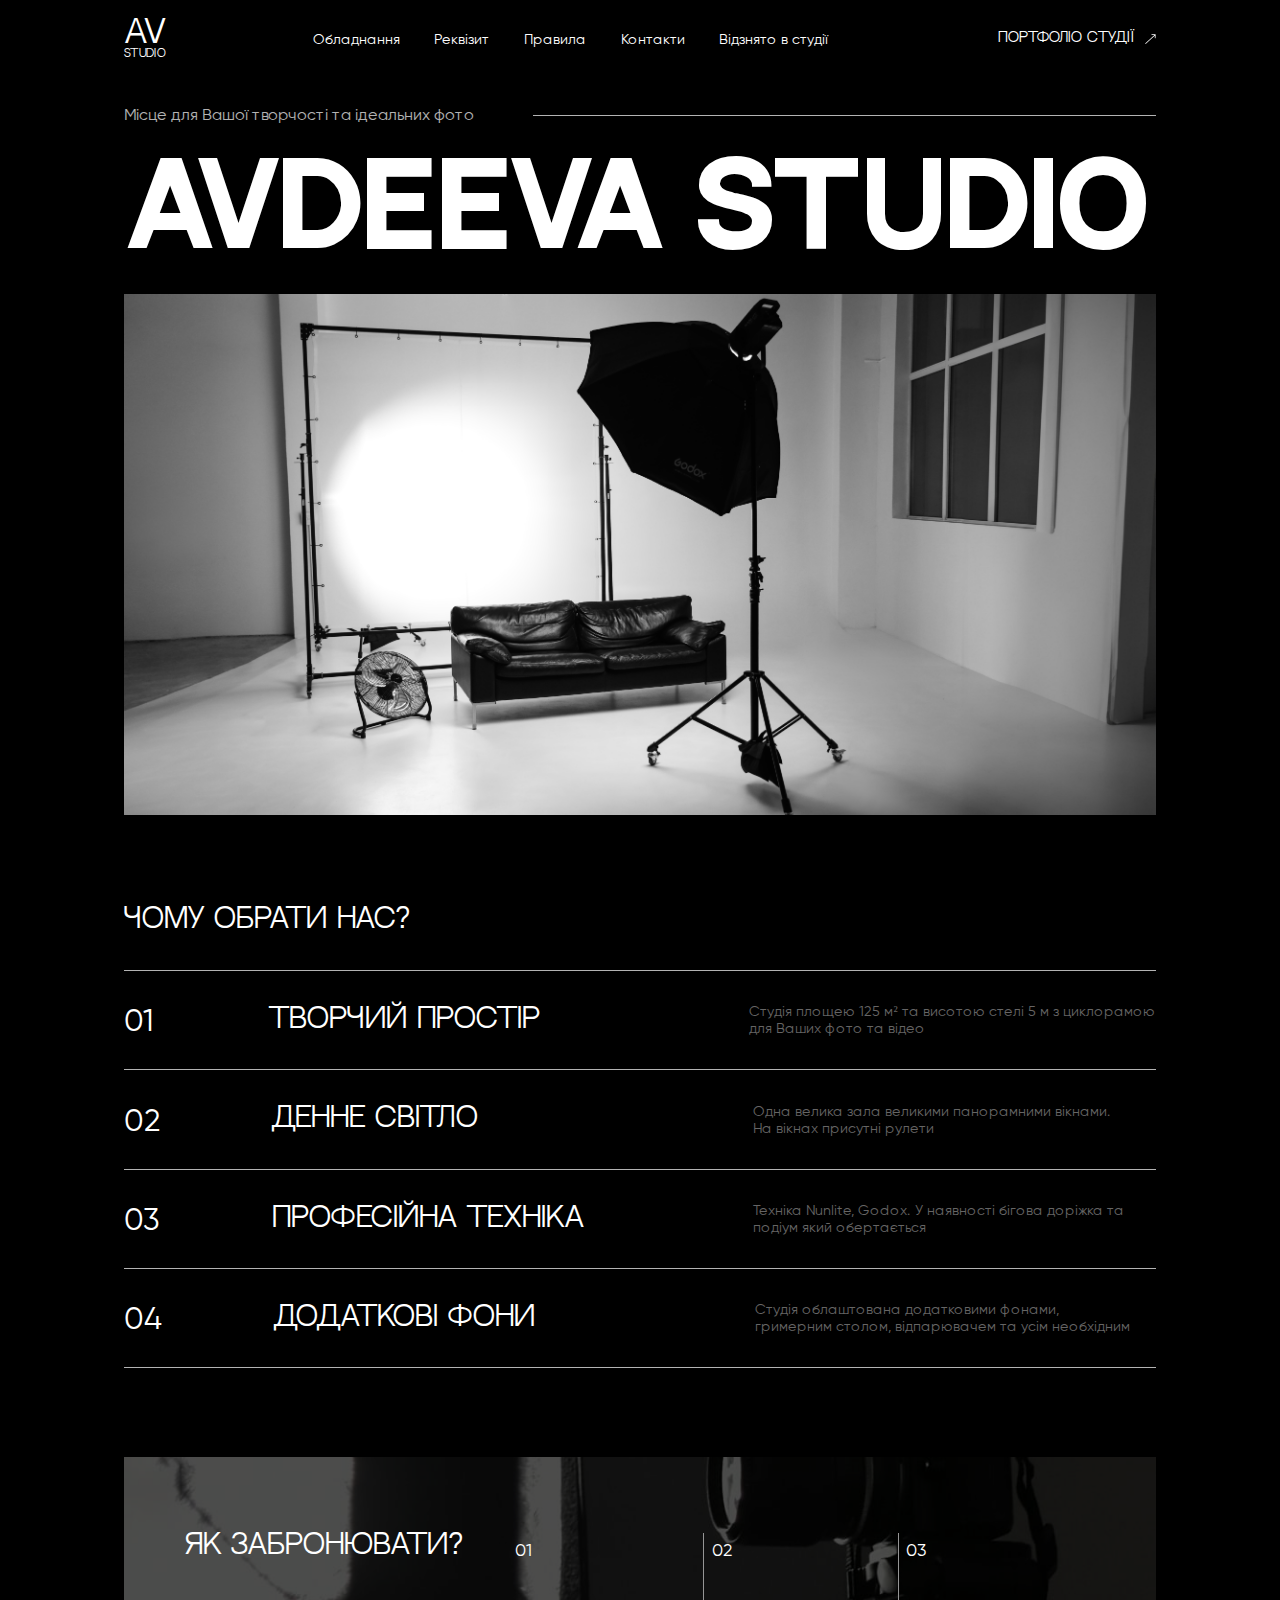
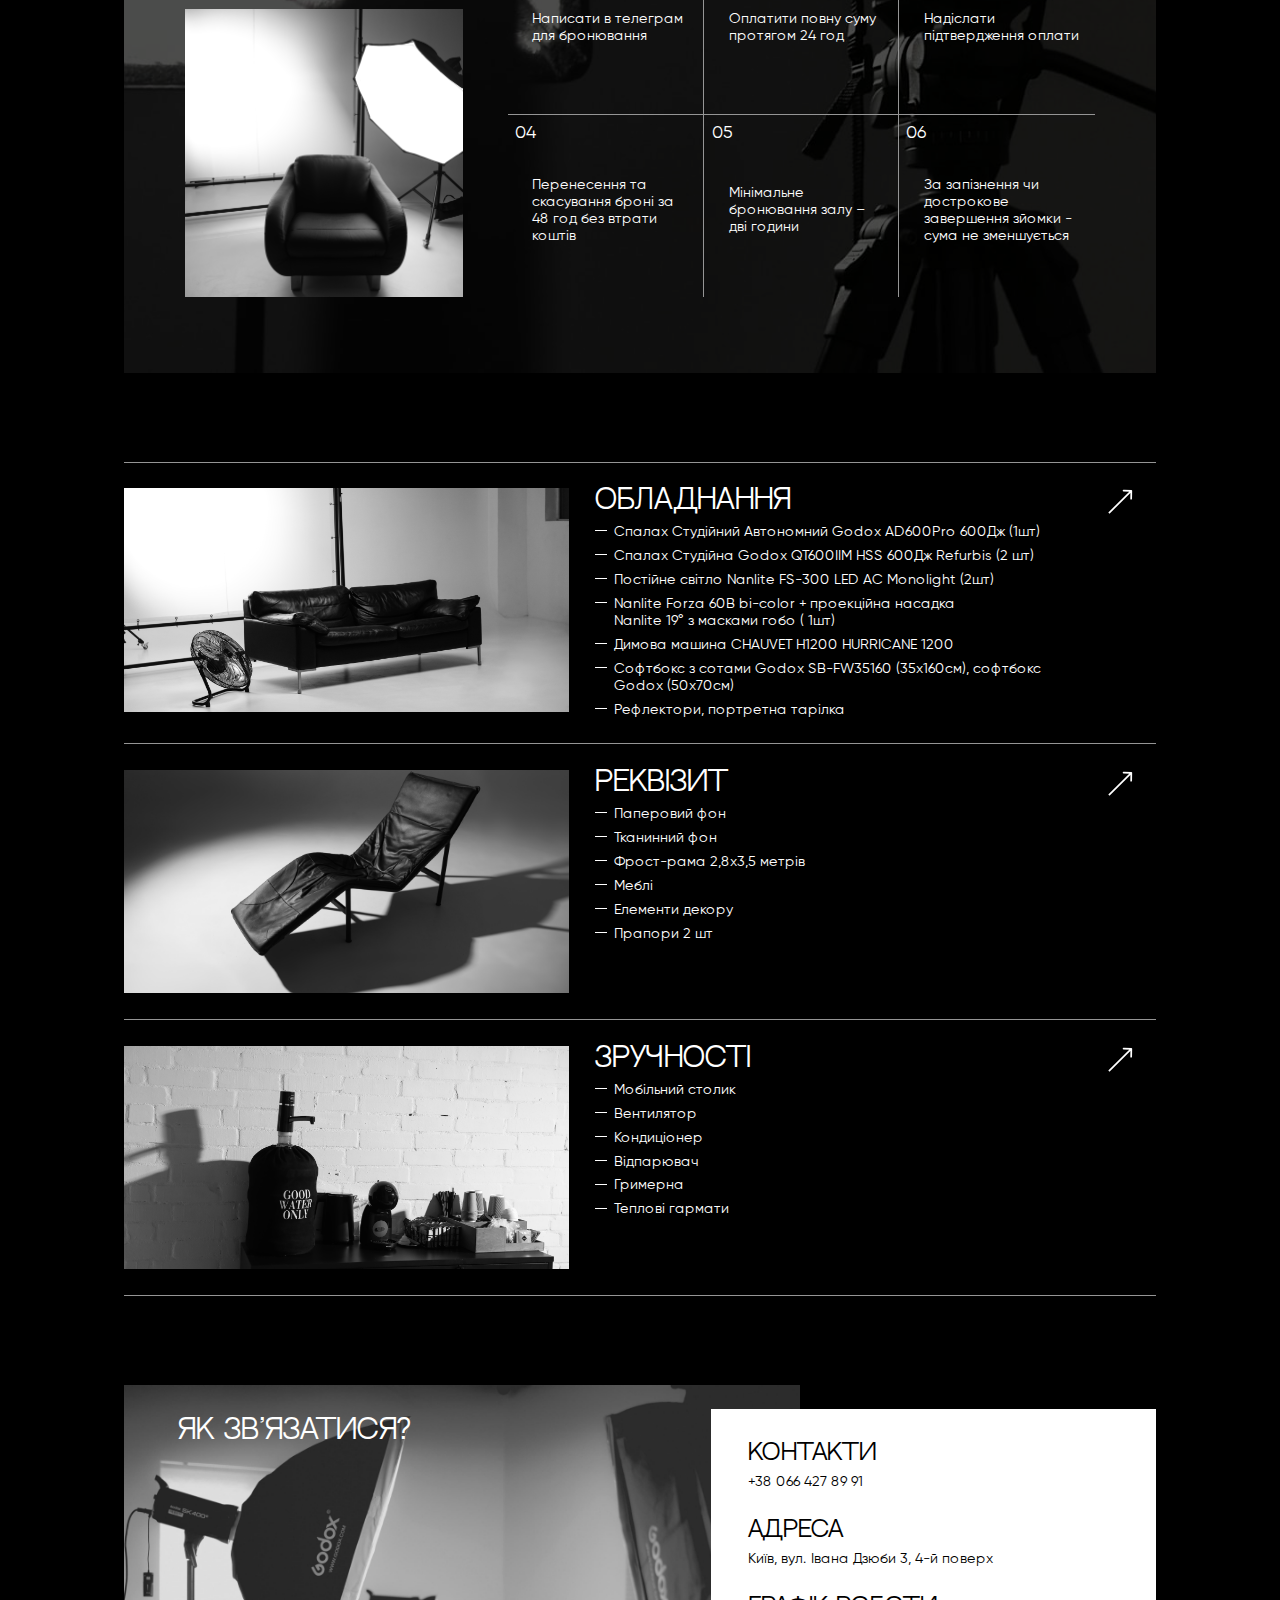
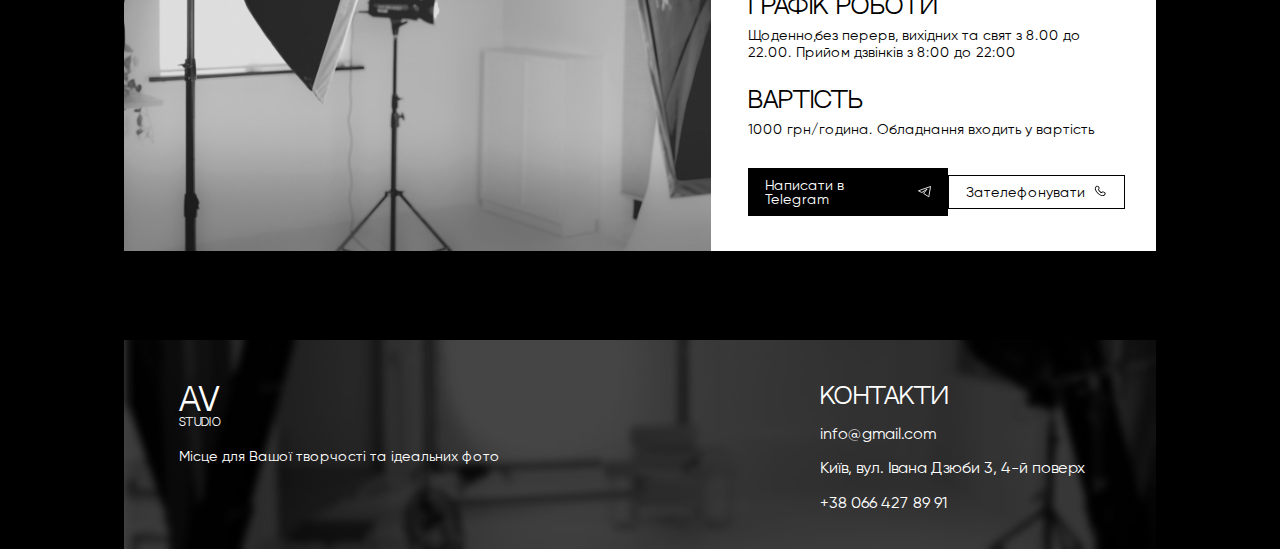
<file: index.html>
<!DOCTYPE html>
<html lang="uk">

<head>
  
    <meta charset="utf-8">
    <meta http-equiv="X-UA-Compatible" content="IE=edge">
    <meta name="viewport" content="width=device-width, initial-scale=1.0">
    
    <title>Студія фотографа</title>

    <meta name="description" content="Описание">
    <meta name="keywords" content="Ключевики">
    <meta name="author" content="">
    <meta name="format-detection" content="telephone=no">
    <meta name="format-detection" content="address=no">
	
	
    <script>
        const totalFontSize = function() {
            const pageWidth = window.innerWidth || document.documentElement.clientWidth || document.body.clientWidth;  
            
            if (pageWidth > 2000) {
                document.documentElement.style.fontSize = '14px';
            }else if (pageWidth > 992) {
                let value = (pageWidth * 10 / 1440).toFixed(2);
                document.documentElement.style.fontSize = value + 'px';
            } else {
                document.documentElement.style.fontSize = '10px';
            }
        };

        totalFontSize();
		
		window.addEventListener('resize', totalFontSize);
		
    </script>
    	
	<link rel="stylesheet" href="css/plugins/plugins.min.css?_v=20240314140958"> 
	
	<link rel="stylesheet" href="css/style.min.css?_v=20240314140958">

</head>
<body >
  <header class="header">
  <div class="header__container">
    <a href="/" class="header__logo logo">
      <span>av</span> <br />
      studio
    </a>
    <div class="menu">
  <div class="menu__close">
    <svg width="13" height="11" viewBox="0 0 13 11" fill="none" xmlns="http://www.w3.org/2000/svg">
      <line x1="12.3201" y1="0.384111" x2="0.320092" y2="10.3841" stroke="white" />
      <line x1="0.31466" y1="0.611427" x2="12.4541" y2="10.4417" stroke="white" />
    </svg>
  </div>
  <div class="menu__wrap">
    <nav class="menu__nav">
      <ul class="menu__list">
        <li class="menu__item"><a href="#equipment">Обладнання</a></li>
        <li class="menu__item"><a href="#props">Реквізит</a></li>
        <li class="menu__item"><a href="#choose">Правила</a></li>
        <li class="menu__item"><a href="#contact">Контакти</a></li>
        <li class="menu__item"><a href="studio.html">Відзнято в студії</a></li>
      </ul>
      <a href="portfolio.html" class="menu__link">
        <span>Портфоліо студії</span>
        <img src="img/arrow.svg" alt="стрілка" loading="lazy" />
      </a>
    </nav>
  </div>
</div>

    <div class="header__burger">
      <span></span>
      <span></span>
      <span></span>
    </div>
  </div>
</header>

  <main>
    <section class="hero">
  <div class="hero__container">
    <div class="hero__text">
      <p>Місце для Вашої творчості та <br class="mob"> ідеальних фото</p>
      <span></span>
    </div>
    <h1 class="hero__title">Avdeeva Studio</h1>
    <img src="img/main/hero.jpg" alt="Avdeeva Studio" loading="lazy" class="hero__img" />
  </div>
</section>

    <section class="section">
  <div class="section__container pd">
    <div class="choose">
      <h2 class="choose__title">Чому обрати нас?</h2>
      <div class="choose__body">
        <div class="choose__item choose-item">
          <div class="choose-item__num">01</div>
          <h2 class="choose-item__title">Творчий простір</h2>
          <p class="choose-item__text">
            Студія площею 125 м² та висотою стелі 5 м з циклорамою для Ваших фото та відео
          </p>
        </div>
        <div class="choose__item choose-item">
          <div class="choose-item__num">02</div>
          <h2 class="choose-item__title">ДЕННЕ СВІТЛО</h2>
          <p class="choose-item__text">
            Одна велика зала великими панорамними вікнами. <br class="mob-none" />
            На вікнах присутні рулети
          </p>
        </div>
        <div class="choose__item choose-item">
          <div class="choose-item__num">03</div>
          <h2 class="choose-item__title">Професійна техніка</h2>
          <p class="choose-item__text">
            Техніка Nunlite, Godox. У наявності бігова доріжка та<br class="mob-none" />
            подіум який обертається
          </p>
        </div>
        <div class="choose__item choose-item">
          <div class="choose-item__num">04</div>
          <h2 class="choose-item__title">Додаткові фони</h2>
          <p class="choose-item__text">
            Студія облаштована додатковими фонами,<br class="mob-none" />
            гримерним столом, відпарювачем та усім необхідним
          </p>
        </div>
      </div>
    </div>
  </div>
</section>

    <section class="section" id="choose">
  <div class="section__container">
    <div class="reservation">
      <div class="reservation__col">
        <h2 class="reservation__title">Як забронювати?</h2>
        <img src="img/main/reservation-img.jpg" alt="Як забронювати?" loading="lazy" class="reservation__img">
      </div>
      <div class="reservation__body">
        <div class="reservation__item reservation-item">
          <div class="reservation-item__num">01</div>
          <p class="reservation-item__text">Написати в телеграм для бронювання </p>
        </div>
        <div class="reservation__item reservation-item">
          <div class="reservation-item__num">02</div>
          <p class="reservation-item__text">Оплатити повну суму протягом 24 год</p>
        </div>
        <div class="reservation__item reservation-item">
          <div class="reservation-item__num">03</div>
          <p class="reservation-item__text">Надіслати підтвердження оплати</p>
        </div>
        <div class="reservation__item reservation-item">
          <div class="reservation-item__num">04</div>
          <p class="reservation-item__text">Перенесення та скасування броні за 48 год без втрати коштів</p>
        </div>
        <div class="reservation__item reservation-item">
          <div class="reservation-item__num">05</div>
          <p class="reservation-item__text">Мінімальне бронювання залу – дві години</p>
        </div>
        <div class="reservation__item reservation-item">
          <div class="reservation-item__num">06</div>
          <p class="reservation-item__text">За запізнення 
            чи дострокове завершення зйомки - сума не зменшується</p>
        </div>
      </div>
    </div>
  </div>
    <section class="section">
  <div class="section__container pd">
    <div class="info">
      <div class="info__item info-item ui accordion" id="equipment">
        <img src="img/main/equipment.jpg" alt="Обладнання" loading="lazy" class="info-item__picture"/>
        <div class="info-item__body">
          <div class="info-item__head title">
            <h2 class="info-item__title">Обладнання</h2>
            <div class="info-item__more">
              <span>Детальніше</span>
              <img src="img/arrow.svg" alt="arrow" loading="lazy">
            </div>
          </div>
          <ul class="info-item__list content">
            <li class="info-item__list-item">Спалах Студійний Автономний Godox AD600Pro 600Дж (1шт)</li>
            <li class="info-item__list-item">Спалах Студійна Godox QT600IIM HSS 600Дж Refurbis (2 шт)</li>
            <li class="info-item__list-item">Постійне світло Nanlite FS-300 LED AC Monolight (2шт)</li>
            <li class="info-item__list-item">
              Nanlite Forza 60B bi-color + проекційна насадка <br class="mob-none"> Nanlite 19° з масками гобо ( 1шт)
            </li>
            <li class="info-item__list-item">Димова машина CHAUVET H1200 HURRICANE 1200</li>
            <li class="info-item__list-item">
              Софтбокс з сотами Godox SB-FW35160 (35x160см), софтбокс Godox (50x70см)
            </li>
            <li class="info-item__list-item">Рефлектори, портретна тарілка</li>
          </ul>
        </div>
      </div>
      <div class="info__item info-item ui accordion" id="props">
        <img src="img/main/props.jpg" alt="Реквізит" loading="lazy" class="info-item__picture"/>
        <div class="info-item__body">
          <div class="info-item__head title">
            <h2 class="info-item__title">Реквізит</h2>
            <div class="info-item__more">
              <span>Детальніше</span>
              <img src="img/arrow.svg" alt="arrow" loading="lazy">
            </div>
          </div>
          <ul class="info-item__list content">
            <li class="info-item__list-item">Паперовий фон</li>
            <li class="info-item__list-item">Тканинний фон </li>
            <li class="info-item__list-item">Фрост-рама 2,8х3,5 метрів</li>
            <li class="info-item__list-item">Меблі</li>
            <li class="info-item__list-item">Елементи декору</li>
            <li class="info-item__list-item">Прапори 2 шт</li>
          </ul>
        </div>
      </div>
      <div class="info__item info-item ui accordion">
        <img src="img/main/amenities.jpg" alt="зручності" loading="lazy" class="info-item__picture" />
        <div class="info-item__body">
          <div class="info-item__head title">
            <h2 class="info-item__title">зручності</h2>
            <div class="info-item__more">
              <span>Детальніше</span>
              <img src="img/arrow.svg" alt="arrow" loading="lazy">
            </div>
          </div>
          <ul class="info-item__list content">
            <li class="info-item__list-item">Мобільний столик</li>
            <li class="info-item__list-item">Вентилятор</li>
            <li class="info-item__list-item">Кондиціонер</li>
            <li class="info-item__list-item">Відпарювач</li>
            <li class="info-item__list-item">Гримерна</li>
            <li class="info-item__list-item">Теплові гармати</li>
          </ul>
        </div>
      </div>
    </div>
  </div>
</section>

    <section class="section" id="contact">
  <div class="section__container pdb">
    <div class="contact">
      <div class="contact__back">
        <h2 class="contact__title">Як зв’язатися?</h2>
        <img src="img/main/contact-img.jpg" alt="Як зв’язатися?" loading="lazy" class="contact__picture" />
      </div>
      <div class="contact__body">
        <div class="contact__item contact-item">
          <h3 class="contact-item__title">Контакти</h3>
          <p class="contact-item__text">+38 066 427 89 91 </p>
        </div>
        <div class="contact__item contact-item">
          <h3 class="contact-item__title">Адреса</h3>
          <p class="contact-item__text">Київ, вул. Івана Дзюби 3, 4-й поверх</p>
        </div>
        <div class="contact__item contact-item">
          <h3 class="contact-item__title">Графік роботи</h3>
          <p class="contact-item__text">
            Щоденно,без перерв, вихідних та свят з 8.00 до 22.00. Прийом дзвінків з 8:00 до 22:00
          </p>
        </div>
        <div class="contact__item contact-item">
          <h3 class="contact-item__title">Вартість</h3>
          <p class="contact-item__text">1000 грн/година. Обладнання входить у вартість</p>
        </div>
        <div class="contact__buttons">
          <a href="tg://resolve?domain=AnastasiyaAV2024" class="contact__btn btn btn--dark">
            <span>Написати в Telegram</span>
            <svg width="15" height="15" viewBox="0 0 15 15" fill="none" xmlns="http://www.w3.org/2000/svg">
              <path
                d="M14.5 1.5L0.5 6.5L4.5 8.5L10.5 4.5L6.5 9.5L12.5 13.5L14.5 1.5Z"
                stroke="white"
                stroke-linejoin="round"
              />
            </svg>
          </a>
          <a href="tel:+380664278991" class="contact__btn btn btn--line">
            <span>Зателефонувати</span>
            <svg width="15" height="15" viewBox="0 0 15 15" fill="none" xmlns="http://www.w3.org/2000/svg">
              <path
                fill-rule="evenodd"
                clip-rule="evenodd"
                d="M3.58314 1.27682C4.34377 0.520566 5.59627 0.654941 6.23314 1.50619L7.02189 2.55869C7.54064 3.25119 7.49439 4.21869 6.87877 4.83057L6.73002 4.97932C6.71322 5.04177 6.71151 5.10732 6.72502 5.17057C6.76439 5.42557 6.97752 5.96557 7.87002 6.85307C8.76252 7.74057 9.30627 7.95307 9.56502 7.99307C9.63015 8.00692 9.69765 8.00499 9.76189 7.98744L10.0169 7.73369C10.5644 7.18994 11.4044 7.08807 12.0819 7.45619L13.2756 8.10619C14.2988 8.66119 14.5569 10.0512 13.7194 10.8843L12.8313 11.7668C12.5513 12.0449 12.175 12.2768 11.7163 12.3199C10.585 12.4256 7.94939 12.2906 5.17877 9.53619C2.59314 6.96494 2.09689 4.72244 2.03377 3.61744C2.00252 3.05869 2.26627 2.58619 2.60252 2.25244L3.58314 1.27682ZM5.48314 2.06807C5.16627 1.64494 4.57627 1.61119 4.24377 1.94182L3.26252 2.91682C3.05627 3.12182 2.95752 3.34807 2.97002 3.56432C3.02002 4.44244 3.42002 6.46557 5.84002 8.87182C8.37877 11.3956 10.7231 11.4712 11.6294 11.3862C11.8144 11.3693 11.9981 11.2731 12.17 11.1024L13.0575 10.2193C13.4188 9.86057 13.3394 9.20682 12.8281 8.92932L11.6344 8.27994C11.3044 8.10119 10.9181 8.15994 10.6781 8.39869L10.3938 8.68182L10.0625 8.34932C10.3938 8.68182 10.3931 8.68244 10.3925 8.68244L10.3919 8.68369L10.39 8.68557L10.3856 8.68932L10.3763 8.69807C10.3497 8.72232 10.3213 8.74447 10.2913 8.76432C10.2413 8.79744 10.175 8.83432 10.0919 8.86494C9.92314 8.92807 9.69939 8.96182 9.42314 8.91932C8.88127 8.83619 8.16314 8.46682 7.20877 7.51807C6.25502 6.56932 5.88252 5.85557 5.79877 5.31432C5.75564 5.03807 5.79002 4.81432 5.85377 4.64557C5.88912 4.55073 5.93933 4.46213 6.00252 4.38307L6.02252 4.36119L6.03127 4.35182L6.03502 4.34807L6.03689 4.34619L6.03814 4.34494L6.21814 4.16619C6.48564 3.89932 6.52314 3.45744 6.27127 3.12057L5.48314 2.06807Z"
                fill="black"
              />
            </svg>
          </a>
        </div>
      </div>
    </div>
  </div>
</section>

  </main>
  <footer class="footer">
  <div class="footer__container">
    <div class="footer__col">
      <a href="/" class="footer__logo logo">
        <span>av</span> <br />
        studio
      </a>
      <p class="footer__text">Місце для Вашої творчості та ідеальних фото</p>
    </div>
    <div class="footer__col">
      <h3 class="footer__title">Контакти</h3>
      <a href="mailto:info@gmail.com" class="footer__link">info@gmail.com</a>
      <p class="footer__link">Київ, вул. Івана Дзюби 3, 4-й поверх</p>
      <a href="tel:+380664278991" class="footer__link">+38 066 427 89 91</a>
    </div>
  </div>
</footer>
  <script src="js/plugins/plugins.min.js?_v=20240314140958"></script>

<script src="js/app.min.js?_v=20240314140958"></script>
</body>
</html>
</file>
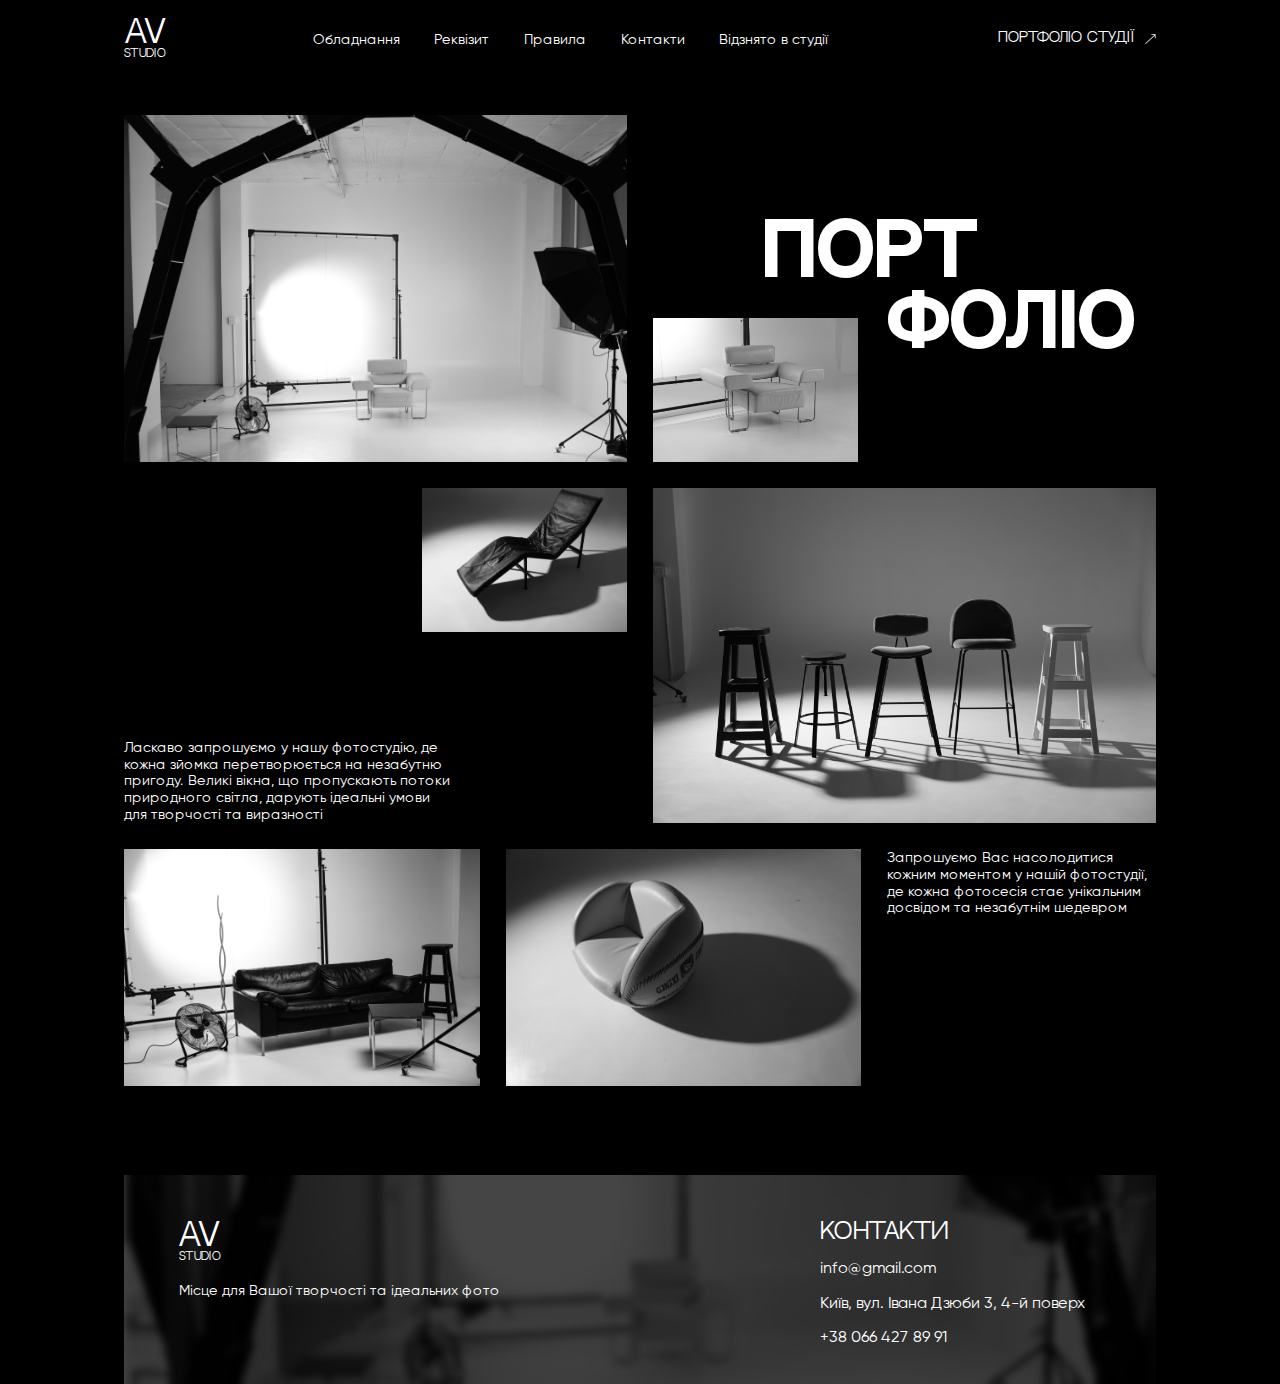
<file: portfolio.html>
<!DOCTYPE html>
<html lang="uk">

<head>
  
    <meta charset="utf-8">
    <meta http-equiv="X-UA-Compatible" content="IE=edge">
    <meta name="viewport" content="width=device-width, initial-scale=1.0">
    
    <title>Портфоліо</title>

    <meta name="description" content="Описание">
    <meta name="keywords" content="Ключевики">
    <meta name="author" content="">
    <meta name="format-detection" content="telephone=no">
    <meta name="format-detection" content="address=no">
	
	
    <script>
        const totalFontSize = function() {
            const pageWidth = window.innerWidth || document.documentElement.clientWidth || document.body.clientWidth;  
            
            if (pageWidth > 2000) {
                document.documentElement.style.fontSize = '14px';
            }else if (pageWidth > 992) {
                let value = (pageWidth * 10 / 1440).toFixed(2);
                document.documentElement.style.fontSize = value + 'px';
            } else {
                document.documentElement.style.fontSize = '10px';
            }
        };

        totalFontSize();
		
		window.addEventListener('resize', totalFontSize);
		
    </script>
    	
	<link rel="stylesheet" href="css/plugins/plugins.min.css?_v=20240314115305"> 
	
	<link rel="stylesheet" href="css/style.min.css?_v=20240314115305">

</head>
<body >
  <header class="header">
    <div class="header__container">
      <a href="/" class="header__logo logo">
        <span>av</span> <br />
        studio
      </a>
      <div class="menu">
        <div class="menu__close">
          <svg width="13" height="11" viewBox="0 0 13 11" fill="none" xmlns="http://www.w3.org/2000/svg">
            <line x1="12.3201" y1="0.384111" x2="0.320092" y2="10.3841" stroke="white" />
            <line x1="0.31466" y1="0.611427" x2="12.4541" y2="10.4417" stroke="white" />
          </svg>
        </div>
        <div class="menu__wrap">
          <nav class="menu__nav">
            <ul class="menu__list">
              <li class="menu__item"><a href="index.html#equipment">Обладнання</a></li>
              <li class="menu__item"><a href="index.html#props">Реквізит</a></li>
              <li class="menu__item"><a href="index.html#choose">Правила</a></li>
              <li class="menu__item"><a href="index.html#contact">Контакти</a></li>
              <li class="menu__item"><a href="studio.html">Відзнято в студії</a></li>
            </ul>
            <a href="portfolio.html" class="menu__link">
              <span>Портфоліо студії</span>
              <img src="img/arrow.svg" alt="стрілка" loading="lazy" />
            </a>
          </nav>
        </div>
      </div>
      <div class="header__burger">
        <span></span>
        <span></span>
        <span></span>
      </div>
    </div>
  </header>
  
  <main>
    <section class="portfolio">
  <div class="portfolio__container">
    <div class="portfolio__row">
      <div class="portfolio__col">
        <img src="img/portfolio/photo1.jpg" alt="photo1" loading="lazy" class="img-full" />
      </div>
      <div class="portfolio__col">
        <h1 class="portfolio__title"><span>Порт</span><br><span>Фоліо</span></h1>
        <img src="img/portfolio/photo2.jpg" alt="photo2" loading="lazy" class="portfolio__img"/>
      </div>
    </div>
    <div class="portfolio__row">
      <div class="portfolio__col">
        <p class="portfolio__text mob-none">
          Ласкаво запрошуємо у нашу фотостудію, де кожна зйомка перетворюється на незабутню пригоду. Великі вікна, що
          пропускають потоки природного світла, дарують ідеальні умови для творчості та виразності
        </p>
        <img src="img/portfolio/photo3.jpg" alt="photo3" loading="lazy" class="portfolio__img"/>
      </div>
      <div class="portfolio__col">
        <img src="img/portfolio/photo4.jpg" alt="photo4" loading="lazy" class="img-full" />
        <p class="portfolio__text mob">
          Ласкаво запрошуємо у нашу фотостудію, де кожна зйомка перетворюється на незабутню пригоду. Великі вікна, що
          пропускають потоки природного світла, дарують ідеальні умови для творчості та виразності
        </p>
      </div>
    </div>
    <div class="portfolio__row portfolio__row--triple">
      <img src="img/portfolio/photo5.jpg" alt="photo5" loading="lazy" />
      <img src="img/portfolio/photo6.jpg" alt="photo6" loading="lazy" />
      <p class="portfolio__text">
        Запрошуємо Вас насолодитися кожним моментом у нашій фотостудії, де кожна фотосесія стає унікальним досвідом та
        незабутнім шедевром
      </p>
    </div>
  </div>
</section>

  </main>
  <footer class="footer">
  <div class="footer__container">
    <div class="footer__col">
      <a href="/" class="footer__logo logo">
        <span>av</span> <br />
        studio
      </a>
      <p class="footer__text">Місце для Вашої творчості та ідеальних фото</p>
    </div>
    <div class="footer__col">
      <h3 class="footer__title">Контакти</h3>
      <a href="mailto:info@gmail.com" class="footer__link">info@gmail.com</a>
      <p class="footer__link">Київ, вул. Івана Дзюби 3, 4-й поверх</p>
      <a href="tel:+380664278991" class="footer__link">+38 066 427 89 91</a>
    </div>
  </div>
</footer>
  <script src="js/plugins/plugins.min.js?_v=20240314115305"></script>

<script src="js/app.min.js?_v=20240314115305"></script>
</body>
</html>
</file>
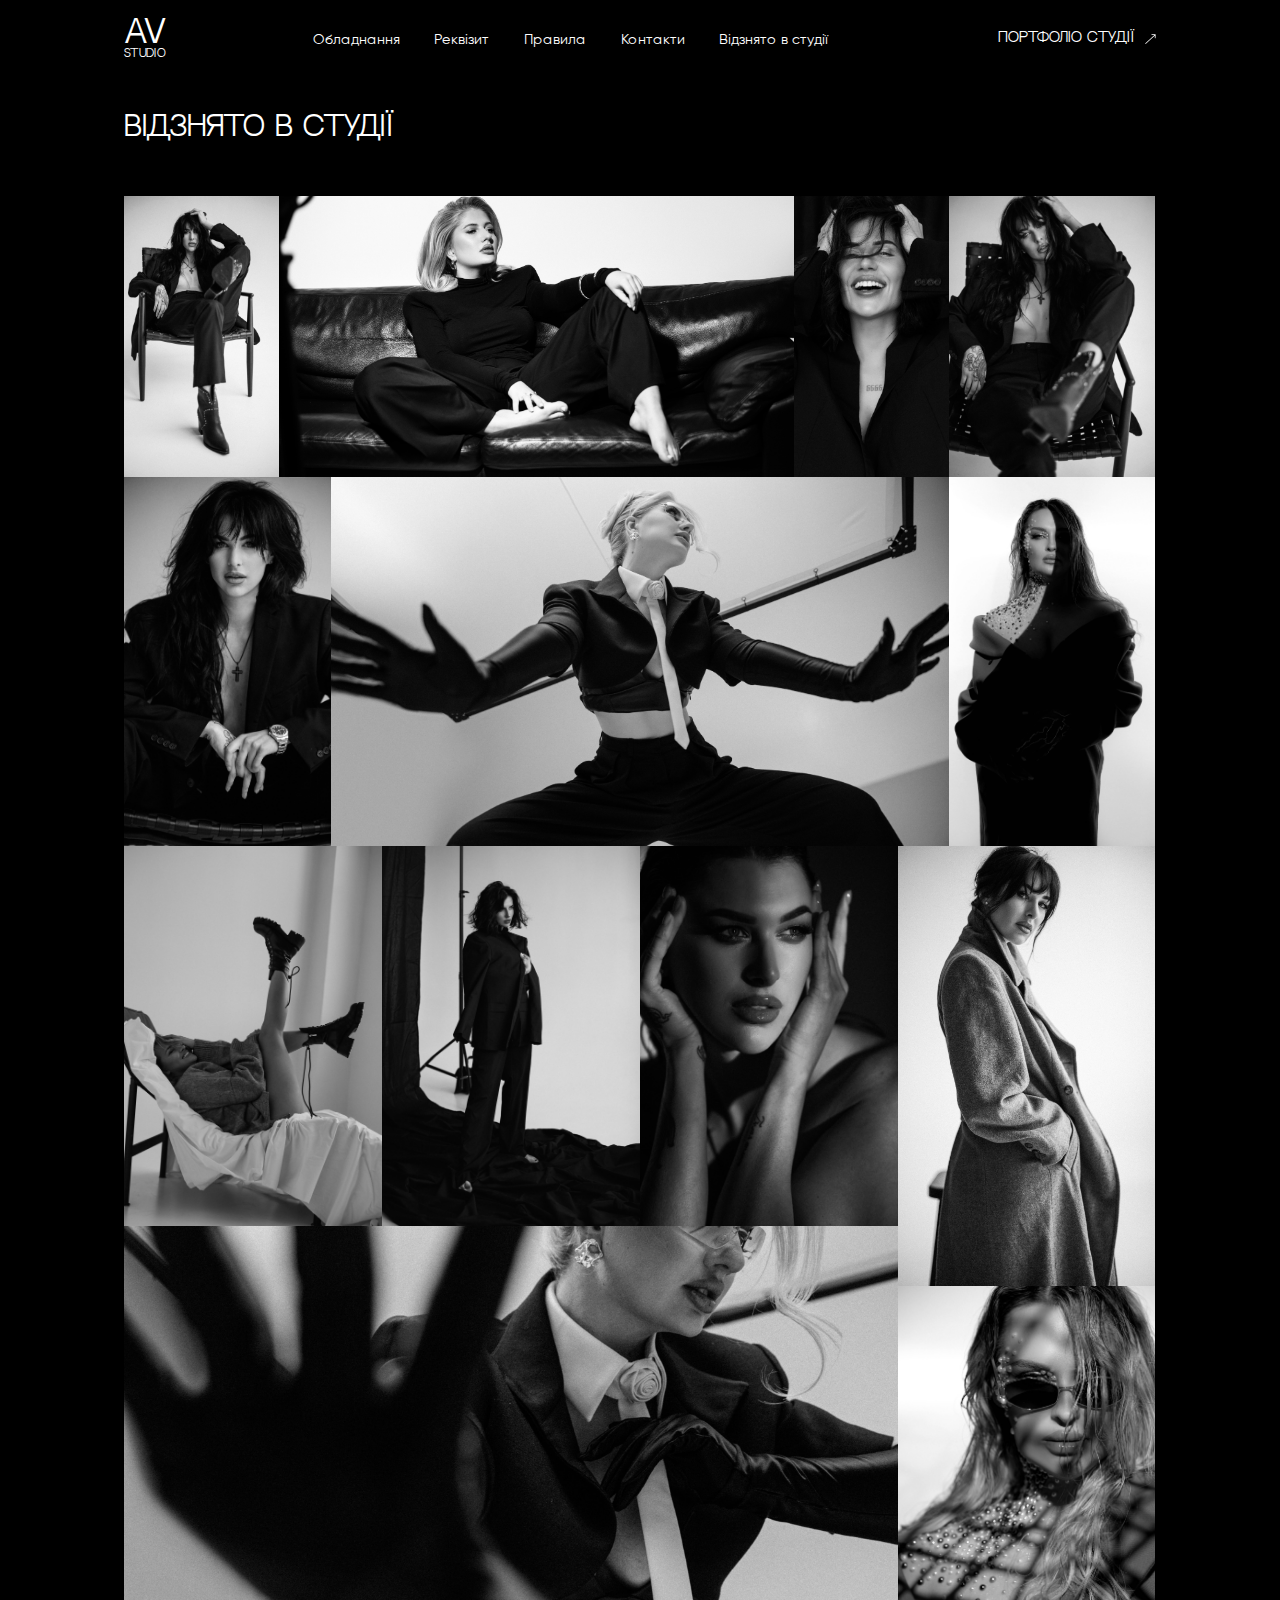
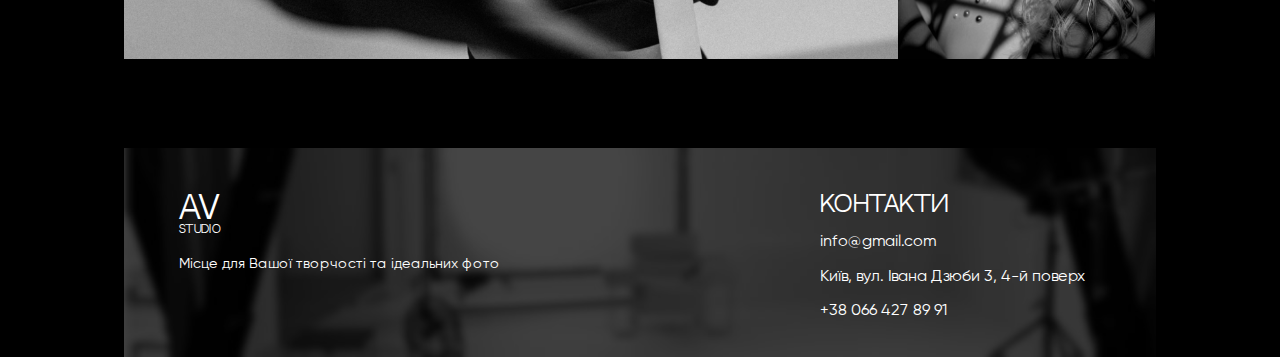
<file: studio.html>
<!DOCTYPE html>
<html lang="uk">

<head>
  
    <meta charset="utf-8">
    <meta http-equiv="X-UA-Compatible" content="IE=edge">
    <meta name="viewport" content="width=device-width, initial-scale=1.0">
    
    <title>ВідЗнято в студії</title>

    <meta name="description" content="Описание">
    <meta name="keywords" content="Ключевики">
    <meta name="author" content="">
    <meta name="format-detection" content="telephone=no">
    <meta name="format-detection" content="address=no">
	
	
    <script>
        const totalFontSize = function() {
            const pageWidth = window.innerWidth || document.documentElement.clientWidth || document.body.clientWidth;  
            
            if (pageWidth > 2000) {
                document.documentElement.style.fontSize = '14px';
            }else if (pageWidth > 992) {
                let value = (pageWidth * 10 / 1440).toFixed(2);
                document.documentElement.style.fontSize = value + 'px';
            } else {
                document.documentElement.style.fontSize = '10px';
            }
        };

        totalFontSize();
		
		window.addEventListener('resize', totalFontSize);
		
    </script>
    	
	<link rel="stylesheet" href="css/plugins/plugins.min.css?_v=20240314115305"> 
	
	<link rel="stylesheet" href="css/style.min.css?_v=20240314115305">

</head>
<body >
  <header class="header">
    <div class="header__container">
      <a href="/" class="header__logo logo">
        <span>av</span> <br />
        studio
      </a>
      <div class="menu">
        <div class="menu__close">
          <svg width="13" height="11" viewBox="0 0 13 11" fill="none" xmlns="http://www.w3.org/2000/svg">
            <line x1="12.3201" y1="0.384111" x2="0.320092" y2="10.3841" stroke="white" />
            <line x1="0.31466" y1="0.611427" x2="12.4541" y2="10.4417" stroke="white" />
          </svg>
        </div>
        <div class="menu__wrap">
          <nav class="menu__nav">
            <ul class="menu__list">
              <li class="menu__item"><a href="index.html#equipment">Обладнання</a></li>
              <li class="menu__item"><a href="index.html#props">Реквізит</a></li>
              <li class="menu__item"><a href="index.html#choose">Правила</a></li>
              <li class="menu__item"><a href="index.html#contact">Контакти</a></li>
              <li class="menu__item"><a href="studio.html">Відзнято в студії</a></li>
            </ul>
            <a href="portfolio.html" class="menu__link">
              <span>Портфоліо студії</span>
              <img src="img/arrow.svg" alt="стрілка" loading="lazy" />
            </a>
          </nav>
        </div>
      </div>
      <div class="header__burger">
        <span></span>
        <span></span>
        <span></span>
      </div>
    </div>
  </header>
  <main>
    <section class="studio">
  <div class="studio__container">
    <h2 class="studio__title">ВідЗнято в студії</h2>
    <div class="studio__pictures mob-none">
      <div class="studio__sizer"></div>
      <div class="studio__item w15">
        <img src="img/studio/1.jpg" alt="Фото1" loading="lazy">
      </div>
      <div class="studio__item w50">
        <img src="img/studio/2.jpg" alt="Фото2" loading="lazy">
      </div>
      <div class="studio__item w15">
        <img src="img/studio/3.jpg" alt="Фото3" loading="lazy">
      </div>
      <div class="studio__item w20">
        <img src="img/studio/4.jpg" alt="Фото4" loading="lazy">
      </div>
      <div class="studio__item w20 height2">
        <img src="img/studio/5.jpg" alt="Фото5" loading="lazy">
      </div>
      <div class="studio__item w60 height2">
        <img src="img/studio/6.jpg" alt="Фото6" loading="lazy">
      </div>
      <div class="studio__item w20 height2">
        <img src="img/studio/7.jpg" alt="Фото7" loading="lazy">
      </div>
      <div class="studio__item w25 height3">
        <img src="img/studio/8.jpg" alt="Фото8" loading="lazy">
      </div>
      <div class="studio__item w25 height3">
        <img src="img/studio/9.jpg" alt="Фото9" loading="lazy">
      </div>
      <div class="studio__item w25 height3">
        <img src="img/studio/10.jpg" alt="Фото10" loading="lazy">
      </div>
      <div class="studio__item w25 height6">
        <img src="img/studio/11.jpg" alt="Фото11" loading="lazy">
      </div>
      <div class="studio__item w75 height4">
        <img src="img/studio/12.jpg" alt="Фото12" loading="lazy">
      </div>
      <div class="studio__item w25 height5">
        <img src="img/studio/13.jpg" alt="Фото13" loading="lazy">
      </div>
    </div>
    <div class="studio__pictures mob">
      <div class="studio__sizer"></div>
      <div class="studio__item w35 mheight4">
        <img src="img/studio/1.jpg" alt="Фото1" loading="lazy">
      </div>
      <div class="studio__item w65">
        <img src="img/studio/2.jpg" alt="Фото2" loading="lazy">
      </div>
      <div class="studio__item w65 mheight2">
        <img src="img/studio/6.jpg" alt="Фото6" loading="lazy">
      </div>
      <div class="studio__item w35 mheight5">
        <img src="img/studio/3.jpg" alt="Фото3" loading="lazy">
      </div>
      <div class="studio__item w30 mheight3">
        <img src="img/studio/7.jpg" alt="Фото7" loading="lazy">
      </div>
      <div class="studio__item w35 mheight3">
        <img src="img/studio/9.jpg" alt="Фото9" loading="lazy">
      </div>
      <div class="studio__item w50 mheight6">
        <img src="img/studio/12.jpg" alt="Фото12" loading="lazy">
      </div>
      <div class="studio__item w50 mheight6">
        <img src="img/studio/10.jpg" alt="Фото10" loading="lazy">
      </div>
    </div>
  </div>
</section>
  </main>
  <footer class="footer">
  <div class="footer__container">
    <div class="footer__col">
      <a href="/" class="footer__logo logo">
        <span>av</span> <br />
        studio
      </a>
      <p class="footer__text">Місце для Вашої творчості та ідеальних фото</p>
    </div>
    <div class="footer__col">
      <h3 class="footer__title">Контакти</h3>
      <a href="mailto:info@gmail.com" class="footer__link">info@gmail.com</a>
      <p class="footer__link">Київ, вул. Івана Дзюби 3, 4-й поверх</p>
      <a href="tel:+380664278991" class="footer__link">+38 066 427 89 91</a>
    </div>
  </div>
</footer>
  <script src="js/plugins/plugins.min.js?_v=20240314115305"></script>

<script src="js/app.min.js?_v=20240314115305"></script>
</body>
</html>
</file>
<file: css/style.min.css>
:root{--white:#fff;--text:#000;--grey:#666565}@font-face{font-family:Gilroy;font-display:swap;src:url(../fonts/Gilroy-Medium.woff2) format("woff2"),url(../fonts/Gilroy-Medium.woff) format("woff");font-weight:500;font-style:normal}@font-face{font-family:Gilroy;font-display:swap;src:url(../fonts/Gilroy-Regular.woff2) format("woff2"),url(../fonts/Gilroy-Regular.woff) format("woff");font-weight:400;font-style:normal}@font-face{font-family:NeutralFace;font-display:swap;src:url(../fonts/NeutralFaceRegular.woff2) format("woff2"),url(../fonts/NeutralFaceRegular.woff) format("woff");font-weight:400;font-style:normal}@font-face{font-family:NeutralFace;font-display:swap;src:url(../fonts/NeutralFaceBold.woff2) format("woff2"),url(../fonts/NeutralFaceBold.woff) format("woff");font-weight:700;font-style:normal}html{color:var(--white);background-color:#000;font-size:62.5%;font-family:-apple-system,BlinkMacSystemFont,"Segoe UI",Roboto,"Helvetica Neue",Arial,"Noto Sans",sans-serif,"Apple Color Emoji","Segoe UI Emoji","Segoe UI Symbol","Noto Color Emoji";scroll-behavior:smooth}body{font-family:Gilroy;font-size:1.6rem;font-weight:400;min-height:100vh;overflow-x:hidden;--sb-track-color:#232e33;--sb-thumb-color:#ffffff;--sb-size:8px}body::-webkit-scrollbar{width:var(--sb-size)}body::-webkit-scrollbar-track{background:var(--sb-track-color);border-radius:3px}body::-webkit-scrollbar-thumb{background:var(--sb-thumb-color);border-radius:3px}@supports not selector(::-webkit-scrollbar){body{scrollbar-color:var(--sb-thumb-color) var(--sb-track-color)}}*{-webkit-box-sizing:border-box;box-sizing:border-box}a,button{color:inherit;-webkit-tap-highlight-color:rgba(255,255,255,0)}input[type=search]{-webkit-appearance:textfield;-webkit-box-sizing:border-box;box-sizing:border-box}[class*=__container]{margin:0 auto}.img-full{width:100%;height:100%;-o-object-fit:cover;object-fit:cover;-o-object-position:center;object-position:center}img{-o-object-fit:cover;object-fit:cover;-o-object-position:center;object-position:center}h2{font-family:NeutralFace;font-size:2.2rem;font-weight:400;line-height:1}h3{font-family:NeutralFace;font-size:2.5rem;font-weight:400;line-height:1}p{font-size:1.6rem;font-weight:400;line-height:1.1875}.pd{padding:10rem 0}.pdt{padding-top:10rem}.pdb{padding-bottom:10rem}.logo{display:inline-block;font-family:NeutralFace;font-size:1.2rem;font-weight:400;color:var(--white);line-height:1;text-align:center;-webkit-transition:all .5s ease 0s;transition:all .5s ease 0s}.logo span{font-size:3.5rem}.btn{font-size:1.6rem;font-weight:400;line-height:1.1875;display:-webkit-inline-box;display:-ms-inline-flexbox;display:inline-flex;-webkit-box-align:center;-ms-flex-align:center;align-items:center;-webkit-box-pack:center;-ms-flex-pack:center;justify-content:center;gap:.9rem;border:1px solid var(--text);-webkit-transition:all .5s ease 0s;transition:all .5s ease 0s;padding:1rem 1.9rem}.btn svg{width:1.5rem;height:1.5rem}.btn svg path{-webkit-transition:all .5s ease 0s;transition:all .5s ease 0s}.btn--dark{color:var(--white);background-color:var(--text)}.btn--white{color:var(--text);background-color:var(--white);border-color:var(--white)}.btn--whline{border-color:var(--white)}.header{position:relative}.header__container{display:-webkit-box;display:-ms-flexbox;display:flex;-webkit-box-align:center;-ms-flex-align:center;align-items:center;-webkit-box-pack:justify;-ms-flex-pack:justify;justify-content:space-between;padding-top:1.6rem}.header__burger{width:5rem;height:1.35rem;position:relative;z-index:2;overflow:hidden}.header__burger span{width:5rem;height:1px;position:absolute;top:50%;left:50%;-webkit-transform:translate(-50%,-50%);-ms-transform:translate(-50%,-50%);transform:translate(-50%,-50%);background-color:#fff;-webkit-transition:all .5s;transition:all .5s}.header__burger span:nth-of-type(2){top:calc(50% - .5rem)}.header__burger span:nth-of-type(3){top:calc(50% + .5rem)}.footer__container{position:relative;display:-webkit-box;display:-ms-flexbox;display:flex;padding:2.4rem 2.6rem}.footer__container::after{content:"";position:absolute;inset:0;background:#000;opacity:.7;z-index:0}.footer__col{position:relative;z-index:1}.footer__logo:not(:last-child){margin-bottom:1.2rem}.footer__title:not(:last-child){margin-bottom:1.8rem}.footer__link{font-size:1.8rem;font-weight:400;line-height:1.1666666667;display:block;-webkit-transition:all .5s ease 0s;transition:all .5s ease 0s}.footer__link:not(:last-child){margin-bottom:1.8rem}.menu.open{right:0}.menu__close{position:absolute;right:3rem;top:1.4rem;width:1.3rem;height:1.1rem}.menu__nav{display:-webkit-box;display:-ms-flexbox;display:flex;gap:2.2rem}.menu__list{display:-webkit-box;display:-ms-flexbox;display:flex;gap:2.2rem}.menu__item{color:var(--white)}.menu__item a{position:relative;font-size:1.6rem;font-weight:400;line-height:normal}.menu__item a::after{content:"";position:absolute;left:0;bottom:-1rem;width:0;height:1px;background-color:var(--white);opacity:70%;-webkit-transition:all .5s ease 0s;transition:all .5s ease 0s}.menu__link{color:var(--white);display:-webkit-box;display:-ms-flexbox;display:flex;-webkit-box-align:center;-ms-flex-align:center;align-items:center;gap:1.1rem}.menu__link span{position:relative;font-family:NeutralFace;font-size:1.5rem;font-weight:400;line-height:1;text-transform:uppercase}.menu__link span::after{content:"";position:absolute;left:0;bottom:-1rem;width:0;height:1px;background-color:var(--white);opacity:70%;-webkit-transition:all .5s ease 0s;transition:all .5s ease 0s}.menu__link img{width:1.2rem;height:1.2rem;-o-object-fit:contain;object-fit:contain;-ms-flex-negative:0;flex-shrink:0;-webkit-transition:all .5s ease 0s;transition:all .5s ease 0s}.hero__container{padding-top:2.2rem}.hero__text{position:relative}.hero__text:not(:last-child){margin-bottom:1.4rem}.hero__text p{font-size:1.8rem;line-height:1.1666666667;opacity:70%}.hero__text span{display:inline-block;width:70rem;height:.5px;background-color:var(--white);opacity:70%}.hero__title{font-family:NeutralFace;font-size:3.6rem;font-weight:700;line-height:1;text-align:center;text-transform:uppercase}.hero__title:not(:last-child){margin-bottom:1.5rem}.hero__img{width:100%;height:43.4rem}.choose__title:not(:last-child){margin-bottom:2.7rem}.choose__item{display:-webkit-box;display:-ms-flexbox;display:flex;-webkit-box-align:center;-ms-flex-align:center;align-items:center;padding:1.8rem 0 2.2rem;border-bottom:1px solid rgba(255,255,255,.7)}.choose__item:first-child{border-top:1px solid rgba(255,255,255,.7)}.choose-item__num{font-size:2.5rem;font-weight:400;line-height:1.16;margin-right:2rem}.choose-item__text{color:var(--grey)}.reservation{position:relative;padding-top:1.4rem}.reservation::after{content:"";position:absolute;inset:0;background:#000;opacity:.7;z-index:0}.reservation__col{position:relative;z-index:1}.reservation__img{width:31.3rem;height:32.4rem}.reservation__body{position:relative;z-index:1;display:-ms-grid;display:grid}.reservation__item{position:relative;display:-webkit-box;display:-ms-flexbox;display:flex}.reservation-item__num{font-size:2rem;line-height:1.16;font-weight:400}.info__item{position:relative;border-bottom:1px solid #959595;padding:2.2rem 0}.info__item:first-child{border-top:1px solid #959595}.info__item:nth-child(2) img{-o-object-position:center top;object-position:center top}.info-item__picture{width:100%;height:30rem;-webkit-transition:all .5s ease 0s;transition:all .5s ease 0s}.info-item__body{width:100%}.info-item__head{width:100%;display:-webkit-box;display:-ms-flexbox;display:flex;-webkit-box-align:center;-ms-flex-align:center;align-items:center;-webkit-box-pack:justify;-ms-flex-pack:justify;justify-content:space-between;padding:0!important}.info-item__head.active .info-item__more img{-webkit-transform:rotate(90deg);-ms-transform:rotate(90deg);transform:rotate(90deg)}.info-item__more{display:-webkit-box;display:-ms-flexbox;display:flex;-webkit-box-align:center;-ms-flex-align:center;align-items:center;gap:.4rem}.info-item__more span{font-size:1.2rem;font-weight:400;line-height:1.1666666667;color:var(--white);text-decoration:underline;text-underline-offset:3px}.info-item__more img{width:.9rem;height:auto;-ms-flex-preferred-size:0;flex-basis:0;-webkit-transition:all .5s ease 0s;transition:all .5s ease 0s}.info-item__title{color:var(--white)}.info-item__list-item{position:relative;font-size:1.6rem;font-weight:400;line-height:1.1875;padding-left:2.2rem}.info-item__list-item:not(:last-child){margin-bottom:.8rem}.info-item__list-item::before{content:"";width:1.4rem;height:.5px;background-color:var(--white);position:absolute;left:0;top:.8rem}.contact{position:relative}.contact__picture{position:absolute;inset:0;z-index:-1;width:100%;height:100%;-o-object-fit:cover;object-fit:cover}.contact__body{position:relative;z-index:1;color:var(--text);background-color:var(--white);padding:2.5rem 2.1rem 2.5rem 3.1rem}.contact__item:not(:last-child){margin-bottom:3.3rem}.contact-item__title:not(:last-child){margin-bottom:1rem}.reservation{background:url(../img/main/reservation-bg_mob.jpg) no-repeat 0 0/cover}.footer__container{background:url(../img/footer-img_mob.jpg) no-repeat 0 0/cover}.portfolio__container{display:-webkit-box;display:-ms-flexbox;display:flex;-webkit-box-orient:vertical;-webkit-box-direction:normal;-ms-flex-direction:column;flex-direction:column;gap:1.5rem;padding:2.2rem 0 10rem}.portfolio__row{display:-webkit-box;display:-ms-flexbox;display:flex}.portfolio__row--triple img{-ms-flex-negative:0;flex-shrink:0}.portfolio__col{position:relative;display:-webkit-box;display:-ms-flexbox;display:flex}.portfolio__img{width:26rem;height:16.2rem}.portfolio__title{font-family:NeutralFace;font-size:4.8rem;font-weight:700;line-height:1}.studio__container{padding:2.2rem 0 10rem}.studio__title{font-family:NeutralFace;font-weight:400;font-size:3rem;line-height:1}.studio__title:not(:last-child){margin-bottom:2.2rem}.studio__sizer{width:5%}.studio__item{width:5%;height:12.9rem}.studio__item img{width:100%;height:100%;-o-object-fit:cover;object-fit:cover}.studio__item.w10{width:10%}.studio__item.w15{width:15%}.studio__item.w20{width:20%}.studio__item.w25{width:25%}.studio__item.w30{width:30%}.studio__item.w35{width:35%}.studio__item.w40{width:40%}.studio__item.w45{width:45%}.studio__item.w50{width:50%}.studio__item.w55{width:55%}.studio__item.w60{width:60%}.studio__item.w65{width:65%}.studio__item.w70{width:70%}.studio__item.w75{width:75%}.error__container{padding:2.2rem 0 10rem;display:-webkit-box;display:-ms-flexbox;display:flex;-webkit-box-orient:vertical;-webkit-box-direction:normal;-ms-flex-direction:column;flex-direction:column;-webkit-box-align:center;-ms-flex-align:center;align-items:center}.error__title{position:relative}.error__title:not(:last-child){margin-bottom:4rem}.error__title h1{font-family:NeutralFace;font-size:15rem;font-weight:700;line-height:1;background-color:#fff;background-image:linear-gradient(170deg,#fff,#000);background-size:100%;-webkit-background-clip:text;-moz-background-clip:text;-webkit-text-fill-color:transparent;-moz-text-fill-color:transparent}.error__title h4{position:absolute;bottom:0;left:50%;-webkit-transform:translateX(-50%);-ms-transform:translateX(-50%);transform:translateX(-50%);font-size:6rem;line-height:1;font-weight:700}.error__text{text-align:center;font-size:1.8rem;font-weight:400}.error__text:not(:last-child){margin-bottom:4.4rem}.error__btn{min-width:22.2rem}@media (min-width:992px){[class*=__container]{max-width:116rem}.mob{display:none}h2{font-size:3rem}.header__container{padding-top:2rem}.header__burger{display:none}.footer__container{-webkit-box-pack:justify;-ms-flex-pack:justify;justify-content:space-between;padding:5.2rem 8rem 4.1rem 6.1rem}.footer__logo:not(:last-child){margin-bottom:2.2rem}.menu__close{display:none}.menu__nav{-webkit-box-align:center;-ms-flex-align:center;align-items:center;gap:19.1rem}.menu__list{-webkit-box-align:center;-ms-flex-align:center;align-items:center;gap:3.9rem}.hero__container{padding-top:5.2rem}.hero__text{display:-webkit-box;display:-ms-flexbox;display:flex;-webkit-box-align:center;-ms-flex-align:center;align-items:center;-webkit-box-pack:justify;-ms-flex-pack:justify;justify-content:space-between}.hero__text:not(:last-child){margin-bottom:3.3rem}.hero__title{font-size:12.5rem}.hero__title:not(:last-child){margin-bottom:3.3rem}.hero__img{height:58.6rem}.choose__title:not(:last-child){margin-bottom:4.1rem}.choose__item{padding:3.5rem 0}.choose-item__num{font-size:3.5rem;line-height:1.16;margin-right:12.6rem;min-width:3.62rem}.choose-item__title{min-width:35.4rem;margin-right:18.7rem}.reservation{padding:8.5rem 6.8rem;display:-webkit-box;display:-ms-flexbox;display:flex;gap:5rem}.reservation__col{display:-webkit-box;display:-ms-flexbox;display:flex;-webkit-box-orient:vertical;-webkit-box-direction:normal;-ms-flex-direction:column;flex-direction:column;-webkit-box-align:center;-ms-flex-align:center;align-items:center;-webkit-box-pack:justify;-ms-flex-pack:justify;justify-content:space-between}.reservation__body{-ms-grid-columns:1fr 1fr 1fr;grid-template-columns:1fr 1fr 1fr}.reservation__item{padding-top:.8rem;padding-left:2.8rem;padding-right:1.8rem;min-height:20.5rem;-webkit-box-align:center;-ms-flex-align:center;align-items:center;-webkit-box-pack:center;-ms-flex-pack:center;justify-content:center}.reservation__item:nth-child(1),.reservation__item:nth-child(2),.reservation__item:nth-child(3){border-bottom:.6px solid #959595}.reservation__item:nth-child(2),.reservation__item:nth-child(5){border-left:.6px solid #959595;border-right:.6px solid #959595}.reservation-item__num{position:absolute;left:.8rem;top:.8rem}.info__item{display:-webkit-box;display:-ms-flexbox;display:flex;gap:2.9rem;padding:2.9rem 0;padding-right:2.5rem}.info-item__picture{width:50rem;height:25.1rem;-ms-flex-negative:0;flex-shrink:0}.info-item__head{pointer-events:none}.info-item__head:not(:last-child){margin-bottom:.9rem}.info-item__more span{display:none}.info-item__more img{width:2.9rem;height:2.8rem}.info-item__list{padding:0!important;display:block!important}.info-item__list-item{opacity:1!important}.contact{display:-webkit-box;display:-ms-flexbox;display:flex;-webkit-box-align:end;-ms-flex-align:end;align-items:flex-end;-webkit-box-pack:end;-ms-flex-pack:end;justify-content:flex-end;height:52.5rem}.contact__back{position:absolute;left:0;top:0;width:76rem;height:100%;padding:3.8rem 6rem}.contact__body{padding:3.7rem 3.5rem 4rem 4.1rem;max-width:50rem}.contact__buttons{display:-webkit-box;display:-ms-flexbox;display:flex;-webkit-box-align:center;-ms-flex-align:center;align-items:center;-webkit-box-pack:justify;-ms-flex-pack:justify;justify-content:space-between}.reservation{background:url(../img/main/reservation-bg.jpg) no-repeat 0 0/cover}.footer__container{background:url(../img/footer-img.jpg) no-repeat 0 0/cover}.portfolio__container{padding:6.2rem 0 10rem;gap:2.9rem}.portfolio__row{display:-ms-grid;display:grid;-ms-grid-columns:1fr 1fr;grid-template-columns:1fr 1fr;gap:2.9rem}.portfolio__row--triple{display:-webkit-box;display:-ms-flexbox;display:flex;-webkit-box-pack:justify;-ms-flex-pack:justify;justify-content:space-between}.portfolio__row--triple img{width:40rem}.portfolio__row:nth-child(1) .portfolio__img{left:0;bottom:0}.portfolio__row:nth-child(1) .portfolio__col:last-child{-webkit-box-align:center;-ms-flex-align:center;align-items:center;-webkit-box-pack:center;-ms-flex-pack:center;justify-content:center}.portfolio__row:nth-child(2) .portfolio__col:first-child{-webkit-box-align:end;-ms-flex-align:end;align-items:flex-end}.portfolio__row:nth-child(2) .portfolio__img{right:0;top:0}.portfolio__img{position:absolute;width:23.1rem;height:16.2rem}.portfolio__title{font-size:8rem}.portfolio__title span:nth-child(1){margin-left:10rem}.portfolio__title span:nth-child(3){margin-left:24rem}.studio__container{padding:6.2rem 0 10rem}.studio__title:not(:last-child){margin-bottom:6.2rem}.studio__item{height:31.6rem}.studio__item.height2{height:41.5rem}.studio__item.height3{height:42.7rem}.studio__item.height4{height:48.7rem}.studio__item.height5{height:41.9rem}.studio__item.height6{height:49.5rem}.error__container{padding:6.2rem 0 10rem}.error__title:not(:last-child){margin-bottom:4.6rem}.error__title h1{font-size:35rem}.error__title h4{font-size:10rem}.error__text{font-size:2.2rem;line-height:1.1363636364}.error__text:not(:last-child){margin-bottom:6.4rem}.error__buttons{display:-webkit-box;display:-ms-flexbox;display:flex;-webkit-box-align:center;-ms-flex-align:center;align-items:center;-webkit-box-pack:center;-ms-flex-pack:center;justify-content:center;gap:6.4rem}}@media (min-width:992px) and (min-width:992px){.portfolio__row:nth-child(2) .portfolio__text{max-width:37.1rem}}@media (max-width:992px){[class*=__container]{margin-left:3rem;margin-right:3rem}.mob-none{display:none}.btn{min-width:22.2rem}.footer__container{-webkit-box-orient:vertical;-webkit-box-direction:normal;-ms-flex-direction:column;flex-direction:column;-webkit-box-align:center;-ms-flex-align:center;align-items:center;gap:3.5rem}.footer__col{text-align:center}.menu{background-color:#000;position:fixed;top:0;right:-100%;z-index:999;-webkit-transition:all .5s ease 0s;transition:all .5s ease 0s}.menu__wrap{padding:4.7rem 3rem 1.6rem 1.5rem}.menu__nav{-webkit-box-orient:vertical;-webkit-box-direction:normal;-ms-flex-direction:column;flex-direction:column;-webkit-box-align:end;-ms-flex-align:end;align-items:flex-end}.menu__list{-webkit-box-orient:vertical;-webkit-box-direction:normal;-ms-flex-direction:column;flex-direction:column;-webkit-box-align:end;-ms-flex-align:end;align-items:flex-end}.menu__link img{display:none}.hero__text span{width:53%;position:absolute;right:0;bottom:.9rem}.hero__img{-o-object-position:38% center!important;object-position:38% center!important}.choose__item{-ms-flex-wrap:wrap;flex-wrap:wrap;row-gap:1.5rem}.reservation__title:not(:last-child){margin-bottom:2rem}.reservation__img{display:none}.reservation__item{gap:3.7rem;padding:2rem 1.3rem 2.3rem 0}.reservation__item::after{content:"";width:.6px;height:100%;background-color:#959595;position:absolute;left:3.5rem;bottom:0}.reservation__item:not(:last-child){border-bottom:.6px solid #959595}.reservation-item__num{min-width:2.3rem}.info__item.is-active .info-item__picture{height:15.6rem}.info-item__picture{-o-object-fit:cover;object-fit:cover}.info-item__picture:not(:last-child){margin-bottom:2.2rem}.info-item__list{padding:1.6rem 0 0}.contact__back:not(:last-child){margin-bottom:2.2rem}.contact__title{font-size:3rem}.contact__picture{display:none}.contact__btn:not(:last-child){margin-bottom:1.5rem}.portfolio__row{-webkit-box-orient:vertical;-webkit-box-direction:normal;-ms-flex-direction:column;flex-direction:column;gap:1.5rem}.portfolio__row--triple{display:none}.portfolio__row:nth-child(1) .portfolio__col:nth-child(2) img{margin-left:auto}.portfolio__col{-webkit-box-orient:vertical;-webkit-box-direction:normal;-ms-flex-direction:column;flex-direction:column;gap:1.5rem}.portfolio__title{display:-webkit-box;display:-ms-flexbox;display:flex;-webkit-box-align:center;-ms-flex-align:center;align-items:center;display:none}.studio__item.mheight2{height:14.2rem}.studio__item.mheight3{height:16rem}.studio__item.mheight4{height:18.3rem}.studio__item.mheight5{height:24.8rem}.studio__item.mheight6{height:25.3rem}.error__btn{display:-webkit-box;display:-ms-flexbox;display:flex;margin:0 auto}.error__btn:not(:last-child){margin-bottom:1.5rem}}@media (any-hover:hover){.logo:hover{opacity:.7}.btn--dark:hover{color:var(--text);background-color:var(--white)}.btn--dark:hover svg path{stroke:var(--text)}.btn--white:hover{color:var(--white);background-color:var(--text)}.btn--line:hover{color:var(--white);background-color:var(--text)}.btn--line:hover svg path{fill:var(--white)}.btn--whline:hover{color:var(--text);background-color:var(--white)}.footer__col a.footer__link:hover{opacity:.7}.menu__item a:hover::after{width:100%}.menu__link:hover span::after{width:100%}.menu__link:hover img{-webkit-transform:translate(.5rem,-.5rem);-ms-transform:translate(.5rem,-.5rem);transform:translate(.5rem,-.5rem)}}
</file>
